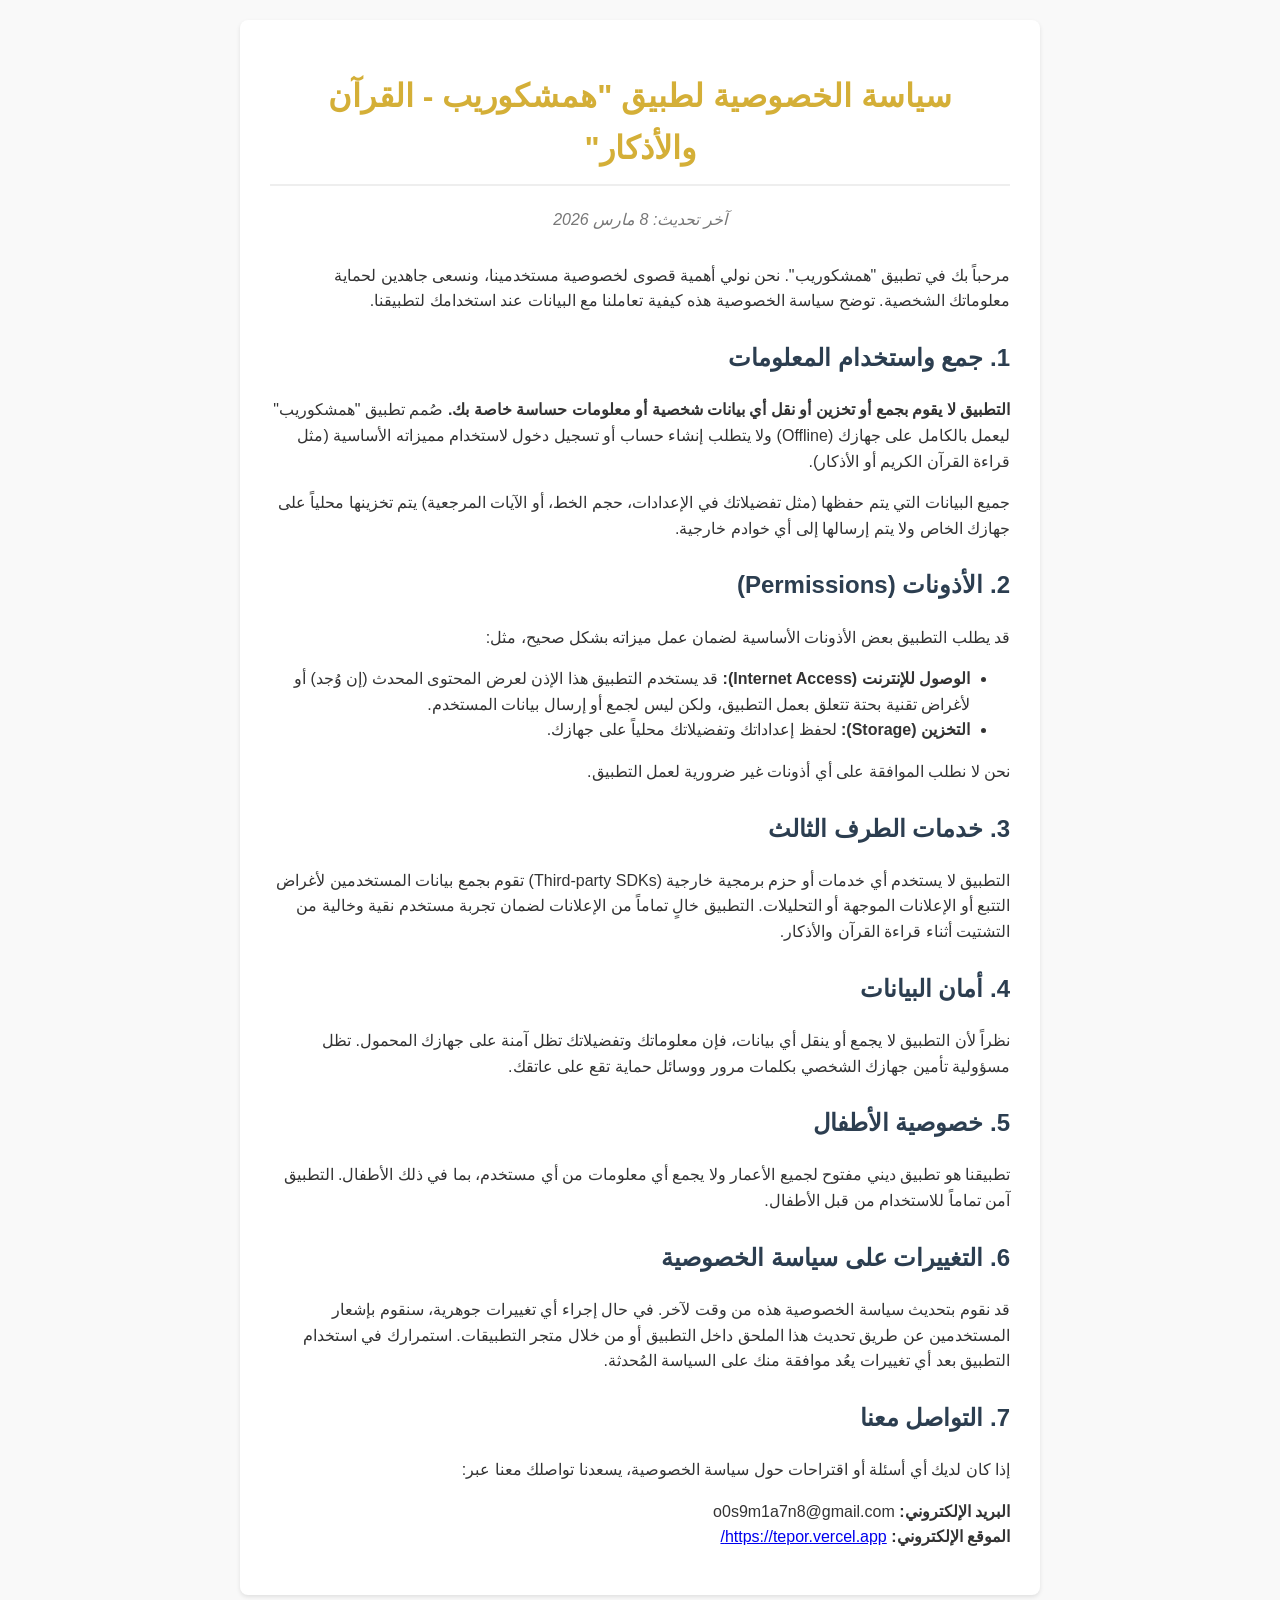
<file: privacy_policy.html>
<!DOCTYPE html>
<html lang="ar" dir="rtl">
<head>
    <meta charset="UTF-8">
    <meta name="viewport" content="width=device-width, initial-width=1.0">
    <title>سياسة الخصوصية - تطبيق همشكوريب</title>
    <style>
        body {
            font-family: 'Segoe UI', Tahoma, Geneva, Verdana, sans-serif;
            line-height: 1.6;
            color: #333;
            max-width: 800px;
            margin: 0 auto;
            padding: 20px;
            background-color: #f9f9f9;
        }
        .container {
            background-color: #fff;
            padding: 30px;
            border-radius: 8px;
            box-shadow: 0 2px 4px rgba(0,0,0,0.1);
        }
        h1 {
            color: #d4af37; /* لون ذهبي يتناسب مع طابع التطبيق */
            border-bottom: 2px solid #eee;
            padding-bottom: 10px;
            text-align: center;
        }
        h2 {
            color: #2c3e50;
            margin-top: 25px;
        }
        p {
            margin-bottom: 15px;
        }
        ul {
            margin-bottom: 15px;
        }
        .last-updated {
            text-align: center;
            color: #777;
            font-style: italic;
            margin-bottom: 30px;
        }
    </style>
</head>
<body>
    <div class="container">
        <h1>سياسة الخصوصية لطبيق "همشكوريب - القرآن والأذكار"</h1>
        <p class="last-updated">آخر تحديث: 8 مارس 2026</p>

        <p>مرحباً بك في تطبيق "همشكوريب". نحن نولي أهمية قصوى لخصوصية مستخدمينا، ونسعى جاهدين لحماية معلوماتك الشخصية. توضح سياسة الخصوصية هذه كيفية تعاملنا مع البيانات عند استخدامك لتطبيقنا.</p>

        <h2>1. جمع واستخدام المعلومات</h2>
        <p><strong>التطبيق لا يقوم بجمع أو تخزين أو نقل أي بيانات شخصية أو معلومات حساسة خاصة بك.</strong> صُمم تطبيق "همشكوريب" ليعمل بالكامل على جهازك (Offline) ولا يتطلب إنشاء حساب أو تسجيل دخول لاستخدام مميزاته الأساسية (مثل قراءة القرآن الكريم أو الأذكار).</p>
        
        <p>جميع البيانات التي يتم حفظها (مثل تفضيلاتك في الإعدادات، حجم الخط، أو الآيات المرجعية) يتم تخزينها محلياً على جهازك الخاص ولا يتم إرسالها إلى أي خوادم خارجية.</p>

        <h2>2. الأذونات (Permissions)</h2>
        <p>قد يطلب التطبيق بعض الأذونات الأساسية لضمان عمل ميزاته بشكل صحيح، مثل:</p>
        <ul>
            <li><strong>الوصول للإنترنت (Internet Access):</strong> قد يستخدم التطبيق هذا الإذن لعرض المحتوى المحدث (إن وُجد) أو لأغراض تقنية بحتة تتعلق بعمل التطبيق، ولكن ليس لجمع أو إرسال بيانات المستخدم.</li>
            <li><strong>التخزين (Storage):</strong> لحفظ إعداداتك وتفضيلاتك محلياً على جهازك.</li>
        </ul>
        <p>نحن لا نطلب الموافقة على أي أذونات غير ضرورية لعمل التطبيق.</p>

        <h2>3. خدمات الطرف الثالث</h2>
        <p>التطبيق لا يستخدم أي خدمات أو حزم برمجية خارجية (Third-party SDKs) تقوم بجمع بيانات المستخدمين لأغراض التتبع أو الإعلانات الموجهة أو التحليلات. التطبيق خالٍ تماماً من الإعلانات لضمان تجربة مستخدم نقية وخالية من التشتيت أثناء قراءة القرآن والأذكار.</p>

        <h2>4. أمان البيانات</h2>
        <p>نظراً لأن التطبيق لا يجمع أو ينقل أي بيانات، فإن معلوماتك وتفضيلاتك تظل آمنة على جهازك المحمول. تظل مسؤولية تأمين جهازك الشخصي بكلمات مرور ووسائل حماية تقع على عاتقك.</p>

        <h2>5. خصوصية الأطفال</h2>
        <p>تطبيقنا هو تطبيق ديني مفتوح لجميع الأعمار ولا يجمع أي معلومات من أي مستخدم، بما في ذلك الأطفال. التطبيق آمن تماماً للاستخدام من قبل الأطفال.</p>

        <h2>6. التغييرات على سياسة الخصوصية</h2>
        <p>قد نقوم بتحديث سياسة الخصوصية هذه من وقت لآخر. في حال إجراء أي تغييرات جوهرية، سنقوم بإشعار المستخدمين عن طريق تحديث هذا الملحق داخل التطبيق أو من خلال متجر التطبيقات. استمرارك في استخدام التطبيق بعد أي تغييرات يعُد موافقة منك على السياسة المُحدثة.</p>

        <h2>7. التواصل معنا</h2>
        <p>إذا كان لديك أي أسئلة أو اقتراحات حول سياسة الخصوصية، يسعدنا تواصلك معنا عبر:</p>
        <p>
            <strong>البريد الإلكتروني:</strong> o0s9m1a7n8@gmail.com<br>
            <strong>الموقع الإلكتروني:</strong> <a href="https://tepor.vercel.app/" target="_blank">https://tepor.vercel.app/</a>
        </p>
    </div>
</body>
</html>
</file>
